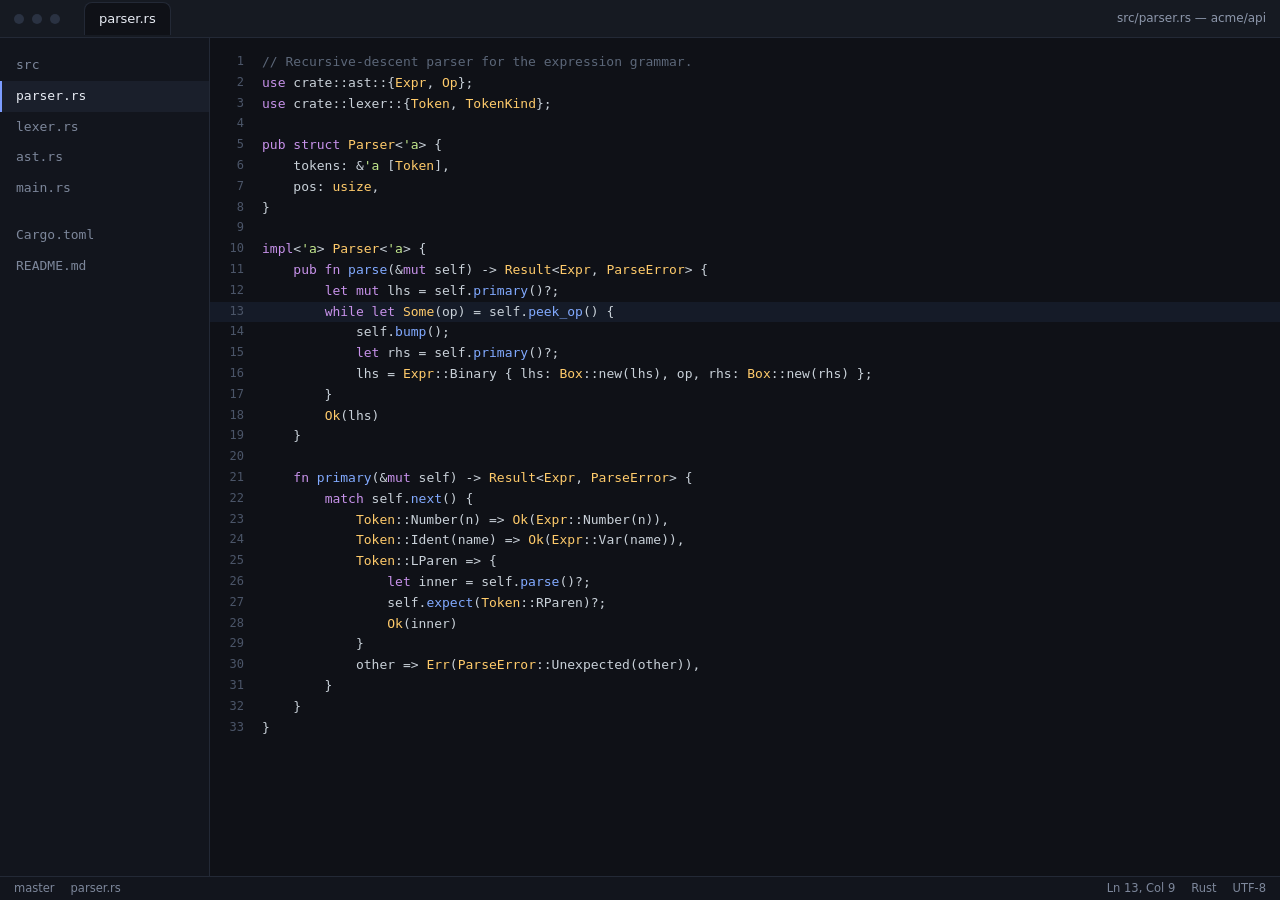
<file: docs/demo-editor.html>
<!--
  Static mock of the code editor shown in docs/screenshot.png and docs/social.png.
  It is not part of the app; it exists so the marketing capture is reproducible.
  Render at 1600x900 (device scale 2) for the hero shot.
-->
<!doctype html><html><head><meta charset="utf-8"><title>parser.rs - acme</title>
<style>
*{box-sizing:border-box;margin:0}
html,body{height:100%}
body{background:#0f1117;color:#c9d1d9;font:13px/1.6 ui-monospace,SFMono-Regular,Menlo,monospace;overflow:hidden}
.bar{height:38px;display:flex;align-items:center;gap:8px;padding:0 14px;background:#161a22;border-bottom:1px solid #232936;color:#8d97ab;font-family:ui-sans-serif,system-ui}
.dot{width:10px;height:10px;border-radius:50%;background:#2a3242}
.tab{margin-left:16px;padding:6px 14px;background:#0f1117;border:1px solid #232936;border-bottom:none;border-radius:8px 8px 0 0;color:#e8ecf4}
.path{margin-left:auto;font-size:12px}
.wrap{display:grid;grid-template-columns:210px 1fr;height:calc(100% - 38px - 24px)}
.side{background:#12151d;border-right:1px solid #232936;padding:12px 0;color:#7d879b}
.side div{padding:5px 16px}
.side .on{background:#1a1f2b;color:#e8ecf4;border-left:2px solid #7c9cff;padding-left:14px}
.side .gap{margin-top:16px}
.code{padding:14px 0;overflow:hidden;counter-reset:l}
.line{display:grid;grid-template-columns:52px 1fr;white-space:pre;height:20.8px}
.line::before{counter-increment:l;content:counter(l);text-align:right;padding-right:18px;color:#4b5568;font-size:12px}
.src{grid-column:2;white-space:pre}
.line.cur{background:#151b28}
.k{color:#c792ea}.f{color:#82aaff}.s{color:#c3e88d}.c{color:#5c6779}.t{color:#ffcb6b}.n{color:#f78c6c}.p{color:#89ddff}
.status{height:24px;display:flex;align-items:center;gap:16px;padding:0 14px;background:#12151d;border-top:1px solid #232936;color:#7d879b;font-size:11.5px;font-family:ui-sans-serif,system-ui}
.status .right{margin-left:auto}
</style></head><body>
<div class="bar"><span class="dot"></span><span class="dot"></span><span class="dot"></span><span class="tab">parser.rs</span><span class="path">src/parser.rs — acme/api</span></div>
<div class="wrap"><div class="side"><div>src</div><div class="on">parser.rs</div><div>lexer.rs</div><div>ast.rs</div><div>main.rs</div><div class="gap">Cargo.toml</div><div>README.md</div></div>
<div class="code">
<div class="line"><span class="src"><span class="c">// Recursive-descent parser for the expression grammar.</span></span></div>
<div class="line"><span class="src"><span class="k">use</span> crate::ast::{<span class="t">Expr</span>, <span class="t">Op</span>};</span></div>
<div class="line"><span class="src"><span class="k">use</span> crate::lexer::{<span class="t">Token</span>, <span class="t">TokenKind</span>};</span></div>
<div class="line"><span class="src"></span></div>
<div class="line"><span class="src"><span class="k">pub struct</span> <span class="t">Parser</span>&lt;<span class="s">'a</span>&gt; {</span></div>
<div class="line"><span class="src">    tokens: &amp;<span class="s">'a</span> [<span class="t">Token</span>],</span></div>
<div class="line"><span class="src">    pos: <span class="t">usize</span>,</span></div>
<div class="line"><span class="src">}</span></div>
<div class="line"><span class="src"></span></div>
<div class="line"><span class="src"><span class="k">impl</span>&lt;<span class="s">'a</span>&gt; <span class="t">Parser</span>&lt;<span class="s">'a</span>&gt; {</span></div>
<div class="line"><span class="src">    <span class="k">pub fn</span> <span class="f">parse</span>(&amp;<span class="k">mut</span> self) -&gt; <span class="t">Result</span>&lt;<span class="t">Expr</span>, <span class="t">ParseError</span>&gt; {</span></div>
<div class="line"><span class="src">        <span class="k">let mut</span> lhs = self.<span class="f">primary</span>()?;</span></div>
<div class="line cur"><span class="src">        <span class="k">while let</span> <span class="t">Some</span>(op) = self.<span class="f">peek_op</span>() {</span></div>
<div class="line"><span class="src">            self.<span class="f">bump</span>();</span></div>
<div class="line"><span class="src">            <span class="k">let</span> rhs = self.<span class="f">primary</span>()?;</span></div>
<div class="line"><span class="src">            lhs = <span class="t">Expr</span>::Binary { lhs: <span class="t">Box</span>::new(lhs), op, rhs: <span class="t">Box</span>::new(rhs) };</span></div>
<div class="line"><span class="src">        }</span></div>
<div class="line"><span class="src">        <span class="t">Ok</span>(lhs)</span></div>
<div class="line"><span class="src">    }</span></div>
<div class="line"><span class="src"></span></div>
<div class="line"><span class="src">    <span class="k">fn</span> <span class="f">primary</span>(&amp;<span class="k">mut</span> self) -&gt; <span class="t">Result</span>&lt;<span class="t">Expr</span>, <span class="t">ParseError</span>&gt; {</span></div>
<div class="line"><span class="src">        <span class="k">match</span> self.<span class="f">next</span>() {</span></div>
<div class="line"><span class="src">            <span class="t">Token</span>::Number(n) =&gt; <span class="t">Ok</span>(<span class="t">Expr</span>::Number(n)),</span></div>
<div class="line"><span class="src">            <span class="t">Token</span>::Ident(name) =&gt; <span class="t">Ok</span>(<span class="t">Expr</span>::Var(name)),</span></div>
<div class="line"><span class="src">            <span class="t">Token</span>::LParen =&gt; {</span></div>
<div class="line"><span class="src">                <span class="k">let</span> inner = self.<span class="f">parse</span>()?;</span></div>
<div class="line"><span class="src">                self.<span class="f">expect</span>(<span class="t">Token</span>::RParen)?;</span></div>
<div class="line"><span class="src">                <span class="t">Ok</span>(inner)</span></div>
<div class="line"><span class="src">            }</span></div>
<div class="line"><span class="src">            other =&gt; <span class="t">Err</span>(<span class="t">ParseError</span>::Unexpected(other)),</span></div>
<div class="line"><span class="src">        }</span></div>
<div class="line"><span class="src">    }</span></div>
<div class="line"><span class="src">}</span></div>
</div></div>
<div class="status"><span>master</span><span>parser.rs</span><span class="right">Ln 13, Col 9</span><span>Rust</span><span>UTF-8</span></div>
</body></html>
</file>
